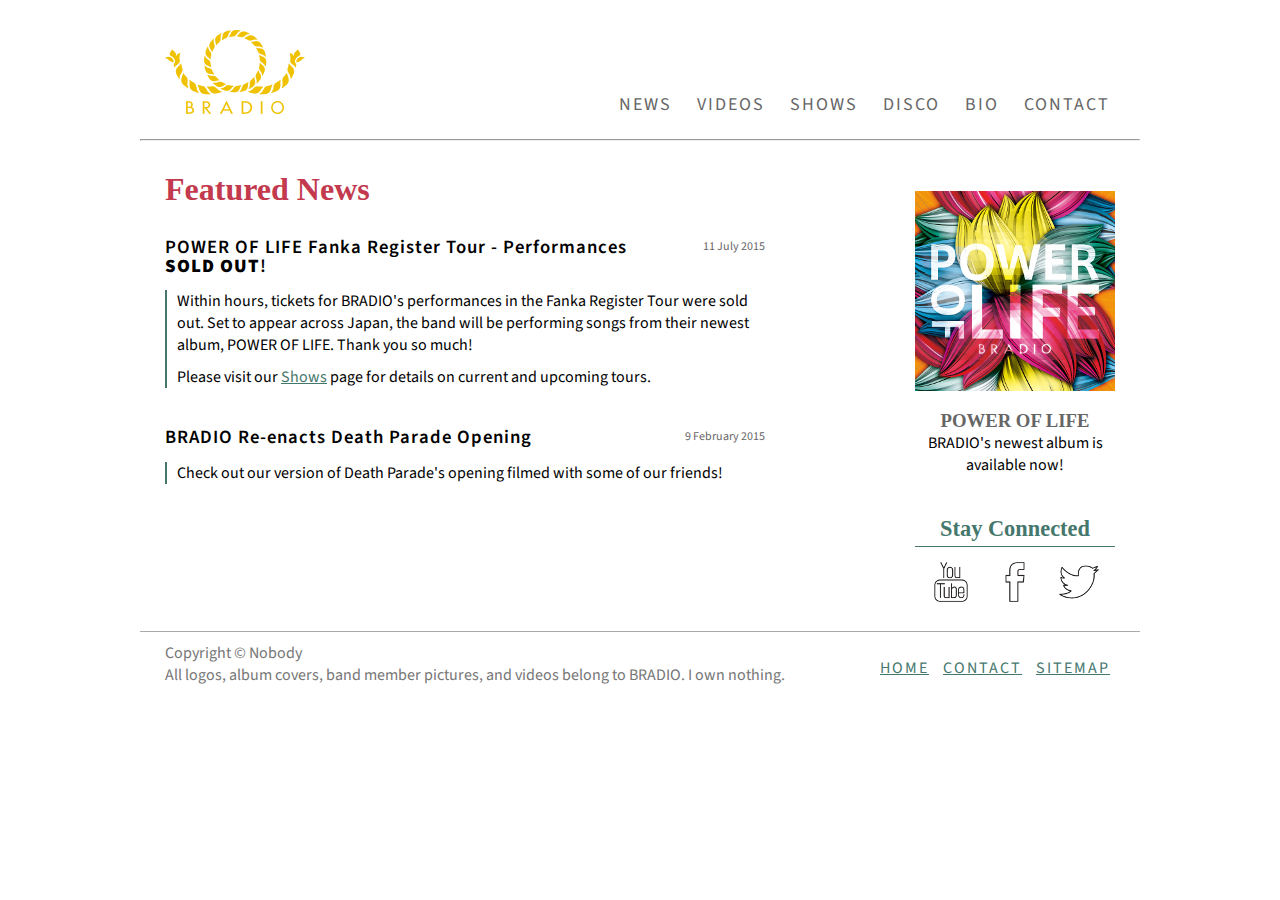
<file: index.html>
<!DOCTYPE html>
<html lang="en">
<head>
    <title>BRADIO - Homepage</title>
    <meta http-equiv="Content-Type" content="text/html; charset=utf-8" />
    <meta name="description" content="Unofficial BRADIO band page made strictly for learning purposes only. This is in no way affiliated with BRADIO." />
    <meta name="keywords" content="bradio, official bradio, j-pop, official bradio website" />
    <link rel="stylesheet" href="main.css" type="text/css" />
    <link rel="icon" href="images/favicon.ico" type="image/x-icon" />
    <link rel="shortcut icon" href="images/favicon.ico" type="image/x-icon" />
    <link href='http://fonts.googleapis.com/css?family=Source+Sans+Pro' rel='stylesheet' type='text/css' />
</head>
<body>
    <div id="wrapper">
        <header>
            <a href="index.html" class="logo"><img src="images/logo.png" alt="BRADIO Logo Homepage" /></a>
            <div class="nav">
                <ul>
                    <li><a href="news.html">News</a></li>
                    <li><a href="videos.html">Videos</a></li>
                    <li><a href="shows.html">Shows</a></li>
                    <li><a href="discography.html">Disco<span class="hidden">graphy</span></a></li>
                    <li><a href="biography.html">Bio</a></li>
                    <li><a href="contact.html">Contact</a></li>
                </ul>
            </div>
        </header>
        <hr>
        <main class="leftcol">
            <h1>Featured News</h1>
            <ul>
                
                <!-- SECTION TEMPLATE
                <li class="section">
                    <div class="section_header">
                        <h3>TITLE</h3>
                        <p>DATE</p>
                    </div>
                    <div class="section_content">
                    </div>
                </li>
                END SECTION TEMPLATE -->
                
                <li class="section">
                    <div class="section_header">
                        <h3>POWER OF LIFE Fanka Register Tour - Performances <strong>SOLD OUT</strong>!</h3>
                        <p>11 July 2015</p>
                    </div>
                    <div class="section_content">
                        <p>Within hours, tickets for BRADIO's performances in the Fanka Register Tour were sold out. Set to appear across Japan, the band will be performing songs from their newest album, POWER OF LIFE. Thank you so much!</p>
                        <p>Please visit our <a href="shows.html">Shows</a> page for details on current and upcoming tours.</p>
                    </div>
                </li>
                
                <li class="section">
                    <div class="section_header">
                        <h3>BRADIO Re-enacts Death Parade Opening</h3>
                        <p>9 February 2015</p>
                    </div>
                    <div class="section_content">
                        <p>Check out our version of Death Parade's opening filmed with some of our friends!</p>
                    </div>
                </li>
            </ul>
        </main>
        
        <aside class="rightcol">
            <section class="album_promo">
                <a href="discography.html#power_of_life_disco"><img src="images/polcover.jpg" height="200" width="200" alt="Power Of Life Album Cover" /></a>
                <h3>POWER OF LIFE</h3>
                <p>BRADIO's newest album is available now!</p>
            </section>
            
            <section class="social">
                <h2>Stay Connected</h2>
                <a href="https://www.youtube.com/user/BRADIOweb?feature=mhee" target="_blank"><img src="images/youtube_icon.png" class="social_icon" title="BRADIO Youtube Channel" alt="Youtube  Logo" /></a>
                <a href="https://www.facebook.com/BRADIO.official
" target="_blank"><img src="images/facebook_icon.png" class="social_icon" id="social_fb" title="BRADIO Facebook Page" alt="Facebook Logo" /></a>
                <a href="https://twitter.com/BRADIO_official/" target="_blank"><img src="images/twitter_icon.png" class="social_icon" title="BRADIO Twitter Page" alt="Twitter Logo" /></a>
            </section>
        </aside>
        
        <footer>
            <ul>
                <li><a href="index.html">Home</a></li>
                <li><a href="contact.html">Contact</a></li>
                <li><a href="sitemap.html" class="active">Sitemap</a></li>
            </ul>
            <p id="copyright">Copyright &copy; Nobody<br /> All logos, album covers, band member pictures, and videos belong to BRADIO. I own nothing.</p>
        </footer>
    </div>
</body>
</html>
</file>
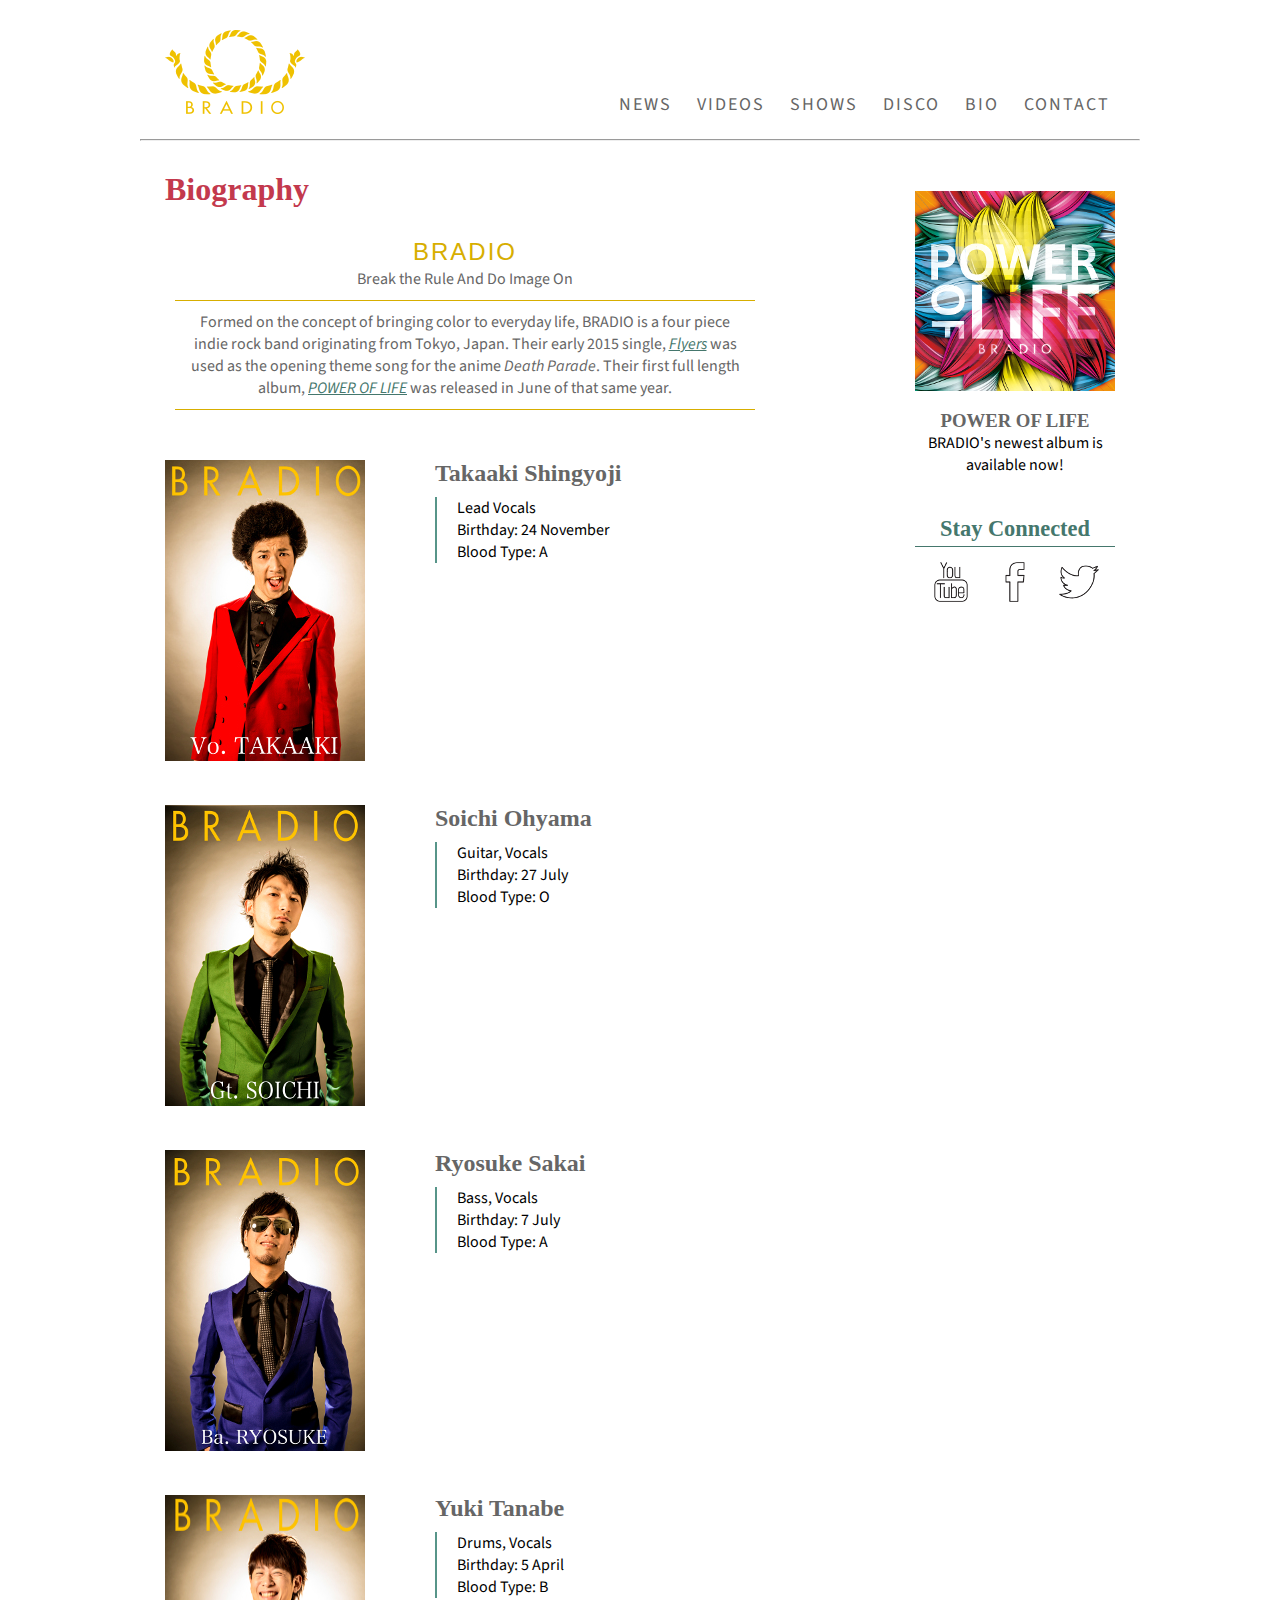
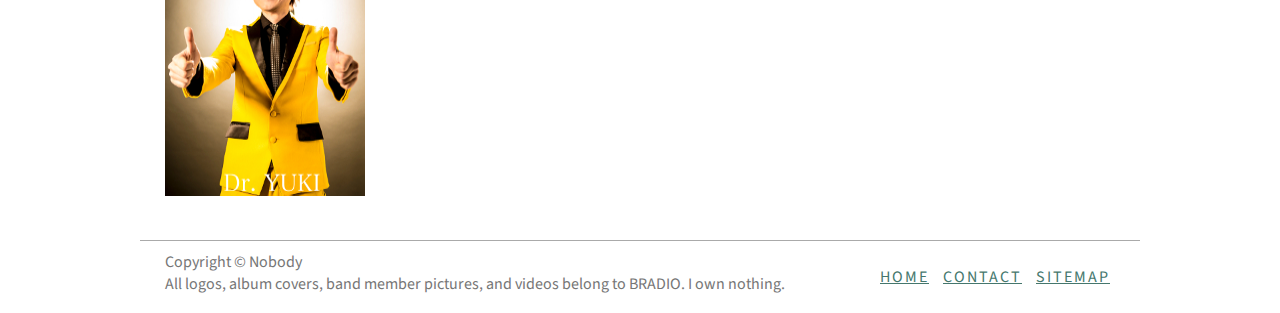
<file: biography.html>
<!DOCTYPE html>
<html lang="en">
<head>
    <title>BRADIO - Biography</title>
    <meta http-equiv="Content-Type" content="text/html; charset=utf-8" />
    <meta name="description" content="Unofficial BRADIO band page made strictly for learning purposes only. This is in no way affiliated with BRADIO." />
    <meta name="keywords" content="bradio, official bradio, j-pop, official bradio website, bradio band members, takaaki shingyoji, soichi ohyama,ryosuke sakai, yuki tanabe" />
    <link rel="stylesheet" href="main.css" type="text/css" />
    <link rel="icon" href="images/favicon.ico" type="image/x-icon" />
    <link rel="shortcut icon" href="images/favicon.ico" type="image/x-icon" />
    <link href='http://fonts.googleapis.com/css?family=Source+Sans+Pro' rel='stylesheet' type='text/css' />   
</head>
<body>
    <div id="wrapper">
        <header>
            <a href="index.html" class="logo"><img src="images/logo.png" alt="BRADIO Logo Homepage" /></a>
            <nav class="nav">
                <ul>
                    <li><a href="news.html">News</a></li>
                    <li><a href="videos.html">Videos</a></li>
                    <li><a href="shows.html">Shows</a></li>
                    <li><a href="discography.html">Disco<span class="hidden">graphy</span></a></li>
                    <li><a href="biography.html">Bio</a></li>
                    <li><a href="contact.html">Contact</a></li>
                </ul>
            </nav>
        </header>
        <hr>
        <main class="leftcol">
            <h1>Biography</h1>
            <section id="bradio_hist">
                <h2>BRADIO<span class="hidden">: </span></h2>
                <p>Break the Rule And Do Image On</p>
                <p id="hist_paragraph">Formed on the concept of bringing color to everyday life, BRADIO is a four piece indie rock band originating from Tokyo, Japan. Their early 2015 single, <a href="discography.html#flyers_disco"><em>Flyers</em></a> was used as the opening theme song for the anime <em>Death Parade</em>. Their first full length album, <a href="discography.html#power_of_life_disco"><em>POWER OF LIFE</em></a> was released in June of that same year.</p>
            </section>
            <section id="bio_members">
                <ul>
                    <!-- SECTION TEMPLATE
                    <li class="alt_section">
                        <div class="alt_sect_header">
                            <img src="images/" class="left_image" alt="BAND MEMBER" width="200px" height="301px" />
                        </div>
                        <div class="alt_sect_content">
                            <h2>NAME</h2>
                            <ul>
                                <li></li>
                                <li>Birthday: </li>
                                <li>Blood Type: </li>
                            </ul>
                        </div>
                    </li>
                    END SECTION TEMPLATE -->

                    <li class="alt_section">
                        <div class="alt_sect_header">
                            <img src="images/takaaki.jpg" class="left_image" alt="Picture of Takaaki with dark brown hair styled as an afro with a bright red suit." width="200" height="301" />
                        </div>
                        <div class="alt_sect_content">
                            <h2>Takaaki Shingyoji</h2>
                            <ul>
                                <li>Lead Vocals</li>
                                <li>Birthday: 24 November</li>
                                <li>Blood Type: A</li>
                            </ul>
                        </div>
                    </li>

                    <li class="alt_section">
                        <div class="alt_sect_header">
                            <img src="images/soichi.jpg" class="left_image" alt="Picture of Soichi with dark brown hair that sticks up, sporting a goatee, and wearing a bright green suit." width="200" height="301" />
                        </div>
                        <div class="alt_sect_content">
                            <h2>Soichi Ohyama</h2>
                            <ul>
                                <li>Guitar, Vocals</li>
                                <li>Birthday: 27 July</li>
                                <li>Blood Type: O</li>
                            </ul>
                        </div>
                    </li>

                    <li class="alt_section">
                        <div class="alt_sect_header">
                            <img src="images/ryosuke.jpg" class="left_image" alt="Picture of Ryosuke with parted dark brown hair, sunglasses, and a wearing purple suit." width="200" height="301" />
                        </div>
                        <div class="alt_sect_content">
                            <h2>Ryosuke Sakai</h2>
                            <ul>
                                <li>Bass, Vocals</li>
                                <li>Birthday: 7 July</li>
                                <li>Blood Type: A</li>
                            </ul>
                        </div>
                    </li>

                    <li class="alt_section">
                        <div class="alt_sect_header">
                            <img src="images/yuki.jpg" class="left_image" alt="Picture of Yuki with swept dark brown hair, posed with two thumbs up, and wearing a bright yellow suit." width="200" height="301" />
                        </div>
                        <div class="alt_sect_content">
                            <h2>Yuki Tanabe</h2>
                            <ul>
                                <li>Drums, Vocals</li>
                                <li>Birthday: 5 April</li>
                                <li>Blood Type: B</li>
                            </ul>
                        </div>
                    </li>
                </ul>
            </section>
        </main>
        
        <aside class="rightcol">
            <section class="album_promo">
                <a href="discography.html#power_of_life_disco"><img src="images/polcover.jpg" height="200" width="200" alt="Power Of Life Album Cover" /></a>
                <h3>POWER OF LIFE</h3>
                <p>BRADIO's newest album is available now!</p>
            </section>
            
            <section class="social">
                <h2>Stay Connected</h2>
                <a href="https://www.youtube.com/user/BRADIOweb?feature=mhee" target="_blank"><img src="images/youtube_icon.png" class="social_icon" title="BRADIO Youtube Channel" alt="Youtube  Logo" /></a>
                <a href="https://www.facebook.com/BRADIO.official
" target="_blank"><img src="images/facebook_icon.png" class="social_icon" id="social_fb" title="BRADIO Facebook Page" alt="Facebook Logo" /></a>
                <a href="https://twitter.com/BRADIO_official/" target="_blank"><img src="images/twitter_icon.png" class="social_icon" title="BRADIO Twitter Page" alt="Twitter Logo" /></a>
            </section>
        </aside>
        
        <footer>
            <ul>
                <li><a href="index.html">Home</a></li>
                <li><a href="contact.html">Contact</a></li>
                <li><a href="sitemap.html" class="active">Sitemap</a></li>
            </ul>
            <p id="copyright">Copyright &copy; Nobody<br /> All logos, album covers, band member pictures, and videos belong to BRADIO. I own nothing.</p>
        </footer>
    </div>
</body>
</html>
</file>
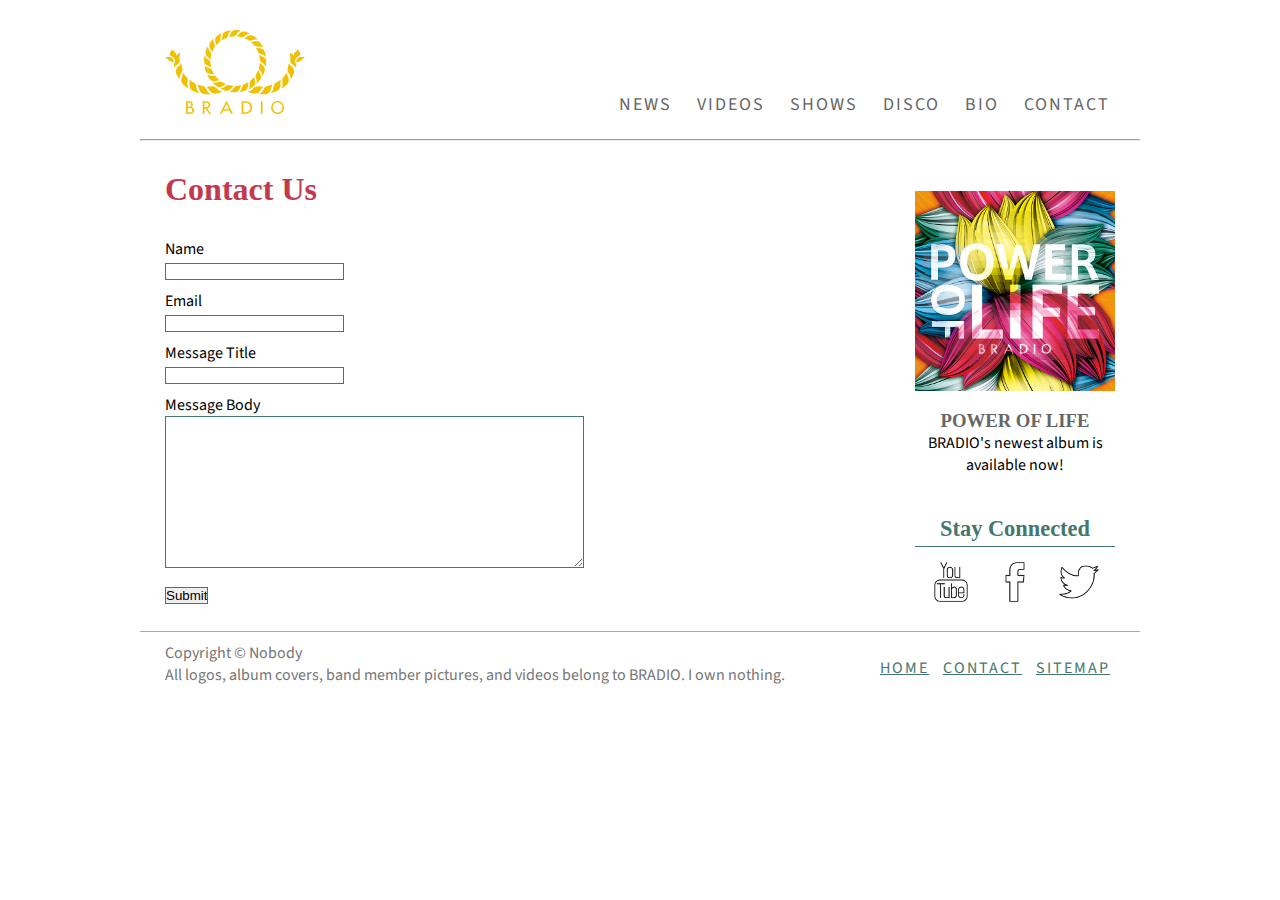
<file: contact.html>
<!DOCTYPE html>
<html lang="en">
<head>
    <title>BRADIO - Contact Us</title>
    <meta http-equiv="Content-Type" content="text/html; charset=utf-8" />
    <meta name="description" content="Unofficial BRADIO band page made strictly for learning purposes only. This is in no way affiliated with BRADIO." />
    <meta name="keywords" content="bradio, official bradio, j-pop, official bradio website, bradio contact us, get in touch with bradio" />
    <link rel="stylesheet" href="main.css" type="text/css" />
    <link rel="icon" href="images/favicon.ico" type="image/x-icon" />
    <link rel="shortcut icon" href="images/favicon.ico" type="image/x-icon" />
    <link href='http://fonts.googleapis.com/css?family=Source+Sans+Pro' rel='stylesheet' type='text/css' />
</head>
<body>
    <div id="wrapper">
        <header>
            <a href="index.html" class="logo"><img src="images/logo.png" alt="BRADIO Logo Homepage" /></a>
            <div class="nav">
                <ul>
                    <li><a href="news.html">News</a></li>
                    <li><a href="videos.html">Videos</a></li>
                    <li><a href="shows.html">Shows</a></li>
                    <li><a href="discography.html">Disco<span class="hidden">graphy</span></a></li>
                    <li><a href="biography.html">Bio</a></li>
                    <li><a href="contact.html">Contact</a></li>
                </ul>
            </div>
        </header>
        <hr>
        <main class="leftcol">
            <h1>Contact Us</h1>
            <form action="none">
                <label for="name">Name</label><br />
                <input type="text" id="name" /><br />
                
                <label for="email">Email</label><br />
                <input type="text" id="email" /><br />
                
                <label for="mess_title">Message Title</label><br />
                <input type="text" id="mess_title" /><br />
                
                <label for="mess_body">Message Body</label><br />
                <textarea rows="10" cols="50" id="mess_body"></textarea><br />
                
                <input type="submit" />
            </form>
        </main>
        
        <aside class="rightcol">
            <section class="album_promo">
                <a href="discography.html#power_of_life_disco"><img src="images/polcover.jpg" height="200" width="200" alt="Power Of Life Album Cover" /></a>
                <h3>POWER OF LIFE</h3>
                <p>BRADIO's newest album is available now!</p>
            </section>
            
            <section class="social">
                <h2>Stay Connected</h2>
                <a href="https://www.youtube.com/user/BRADIOweb?feature=mhee" target="_blank"><img src="images/youtube_icon.png" class="social_icon" title="BRADIO Youtube Channel" alt="Youtube  Logo" /></a>
                <a href="https://www.facebook.com/BRADIO.official
" target="_blank"><img src="images/facebook_icon.png" class="social_icon" id="social_fb" title="BRADIO Facebook Page" alt="Facebook Logo" /></a>
                <a href="https://twitter.com/BRADIO_official/" target="_blank"><img src="images/twitter_icon.png" class="social_icon" title="BRADIO Twitter Page" alt="Twitter Logo" /></a>
            </section>
        </aside>
        
        <footer>
            <ul>
                <li><a href="index.html">Home</a></li>
                <li><a href="contact.html">Contact</a></li>
                <li><a href="sitemap.html" class="active">Sitemap</a></li>
            </ul>
            <p id="copyright">Copyright &copy; Nobody<br /> All logos, album covers, band member pictures, and videos belong to BRADIO. I own nothing.</p>
        </footer>
    </div>
</body>
</html>
</file>
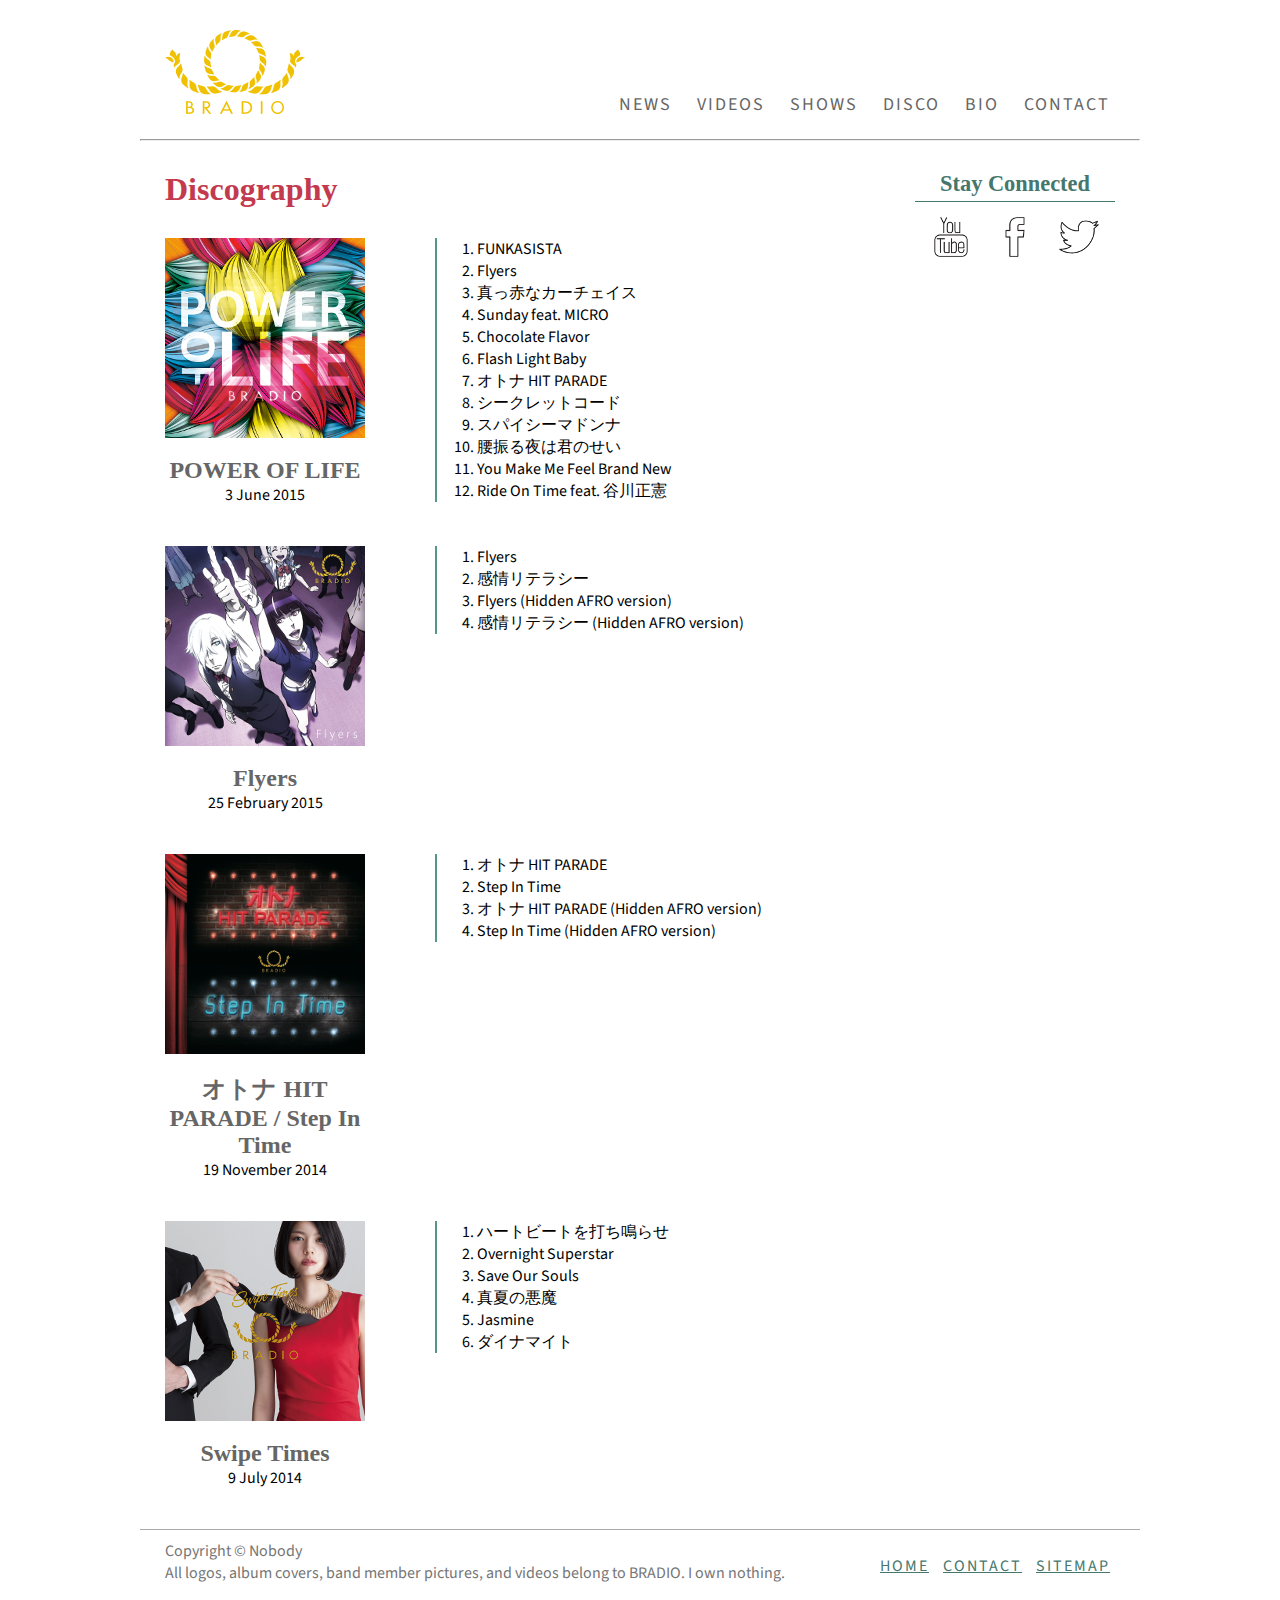
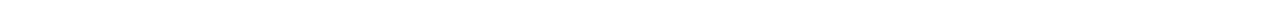
<file: discography.html>
<!DOCTYPE html>
<html lang="en">
<head>
    <title>BRADIO - Discography</title>
    <meta http-equiv="Content-Type" content="text/html; charset=utf-8" />
    <meta name="description" content="Unofficial BRADIO band page made strictly for learning purposes only. This is in no way affiliated with BRADIO." />
    <meta name="keywords" content="bradio, official bradio, j-pop, official bradio website, power of life, flyers, hit parade, swipe times" />
    <link rel="stylesheet" href="main.css" type="text/css" />
    <link rel="icon" href="images/favicon.ico" type="image/x-icon" />
    <link rel="shortcut icon" href="images/favicon.ico" type="image/x-icon" />
    <link href='http://fonts.googleapis.com/css?family=Source+Sans+Pro' rel='stylesheet' type='text/css' />
</head>
<body>
    <div id="wrapper">
        <header>
            <a href="index.html" class="logo"><img src="images/logo.png" alt="BRADIO Logo Homepage" /></a>
            <div class="nav">
                <ul>
                    <li><a href="news.html">News</a></li>
                    <li><a href="videos.html">Videos</a></li>
                    <li><a href="shows.html">Shows</a></li>
                    <li><a href="discography.html">Disco<span class="hidden">graphy</span></a></li>
                    <li><a href="biography.html">Bio</a></li>
                    <li><a href="contact.html">Contact</a></li>
                </ul>
            </div>
        </header>
        <hr>
        <main class="leftcol">
            <h1>Discography</h1>
            <ul>
                
                <!-- SECTION TEMPLATE
                <li class="alt_section">
                    <div class="alt_sect_header">
                        <img src="images/" class="left_image" alt="Album Cover" width="200" height="200" />
                        <h3>ALBUM TITLE</h3>
                        <p>RELEASE DATE</p>
                    </div>
                    <div class="alt_sect_content">
                        <ol>
                            <li></li>
                            <li></li>
                            <li></li>
                            <li></li>
                        </ol>
                    </div>
                </li>
                END SECTION TEMPLATE -->
                
                <li class="alt_section" id="power_of_life_disco">
                    <div class="alt_sect_header">
                        <img src="images/polcover.jpg" class="left_image" alt="Power of Life Album Cover" width="200" height="200" />
                        <h2>POWER OF LIFE</h2>
                        <p>3 June 2015</p>
                    </div>
                    <div class="alt_sect_content">
                        <ol>
                            <li>FUNKASISTA</li>
                            <li>Flyers</li>
                            <li lang="ja">真っ赤なカーチェイス</li>
                            <li>Sunday feat. MICRO</li>
                            <li>Chocolate Flavor</li>
                            <li>Flash Light Baby</li>
                            <li lang="ja">オトナ <span lang="en">HIT PARADE</span></li>
                            <li lang="ja">シークレットコード</li>
                            <li lang="ja">スパイシーマドンナ</li>
                            <li lang="ja">腰振る夜は君のせい</li>
                            <li>You Make Me Feel Brand New</li>
                            <li>Ride On Time feat. <span lang="ja">谷川正憲</span></li>
                        </ol>
                    </div>
                </li>
                
                <li class="alt_section" id="flyers_disco">
                    <div class="alt_sect_header">
                        <img src="images/flyers_cover.png" class="left_image" alt="Flyers Album Cover" width="200" height="200" />
                        <h2>Flyers</h2>
                        <p>25 February 2015</p>
                    </div>
                    <div class="alt_sect_content">
                        <ol>
                            <li>Flyers</li>
                            <li lang="ja">感情リテラシー</li>
                            <li>Flyers (Hidden AFRO version)</li>
                            <li lang="ja">感情リテラシー <span lang="en">(Hidden AFRO version)</span></li>
                        </ol>
                    </div>
                </li>
                
                <li class="alt_section">
                    <div class="alt_sect_header">
                        <img src="images/hit_parade_cover.png" class="left_image" alt="Hit Parade Album Cover" width="200" height="200" />
                        <h2><span lang="ja">オトナ</span> HIT PARADE / Step In Time</h2>
                        <p>19 November 2014</p>
                    </div>
                    <div class="alt_sect_content">
                        <ol>
                            <li lang="ja">オトナ <span lang="en">HIT PARADE</span></li>
                            <li>Step In Time</li>
                            <li lang="ja">オトナ <span lang="en">HIT PARADE (Hidden AFRO version)</span></li>
                            <li>Step In Time (Hidden AFRO version)</li>
                        </ol>
                    </div>
                </li>
                
                <li class="alt_section">
                    <div class="alt_sect_header">
                        <img src="images/swipe_times_cover.jpg" class="left_image" alt="Swipe Times Album Cover" width="200" height="200" />
                        <h2>Swipe Times</h2>
                        <p>9 July 2014</p>
                    </div>
                    <div class="alt_sect_content">
                        <ol>
                            <li lang="ja">ハートビートを打ち鳴らせ</li>
                            <li>Overnight Superstar</li>
                            <li>Save Our Souls</li>
                            <li lang="ja">真夏の悪魔</li>
                            <li>Jasmine</li>
                            <li lang="ja">ダイナマイト</li>
                        </ol>
                    </div>
                </li>
            </ul>
        </main>
        
        <aside class="disco_rightcol">
            <div class="social">
                <h2>Stay Connected</h2>
                <a href="https://www.youtube.com/user/BRADIOweb?feature=mhee" target="_blank"><img src="images/youtube_icon.png" class="social_icon" title="BRADIO YouTube Channel" alt="BRADIO YouTube Channel" /></a>
                <a href="https://www.facebook.com/BRADIO.official
" target="_blank"><img src="images/facebook_icon.png" class="social_icon" id="social_fb" title="BRADIO Facebook Page" alt="BRADIO Facebook Page" /></a>
                <a href="https://twitter.com/BRADIO_official/" target="_blank"><img src="images/twitter_icon.png" class="social_icon" title="BRADIO Twitter Page" alt="BRADIO Twitter Page" /></a>
            </div>
        </aside>
        
        <footer>
            <ul>
                <li><a href="index.html">Home</a></li>
                <li><a href="contact.html">Contact</a></li>
                <li><a href="sitemap.html" class="active">Sitemap</a></li>
            </ul>
            <p id="copyright">Copyright &copy; Nobody<br /> All logos, album covers, band member pictures, and videos belong to BRADIO. I own nothing.</p>
        </footer>
    </div>
</body>
</html>
</file>
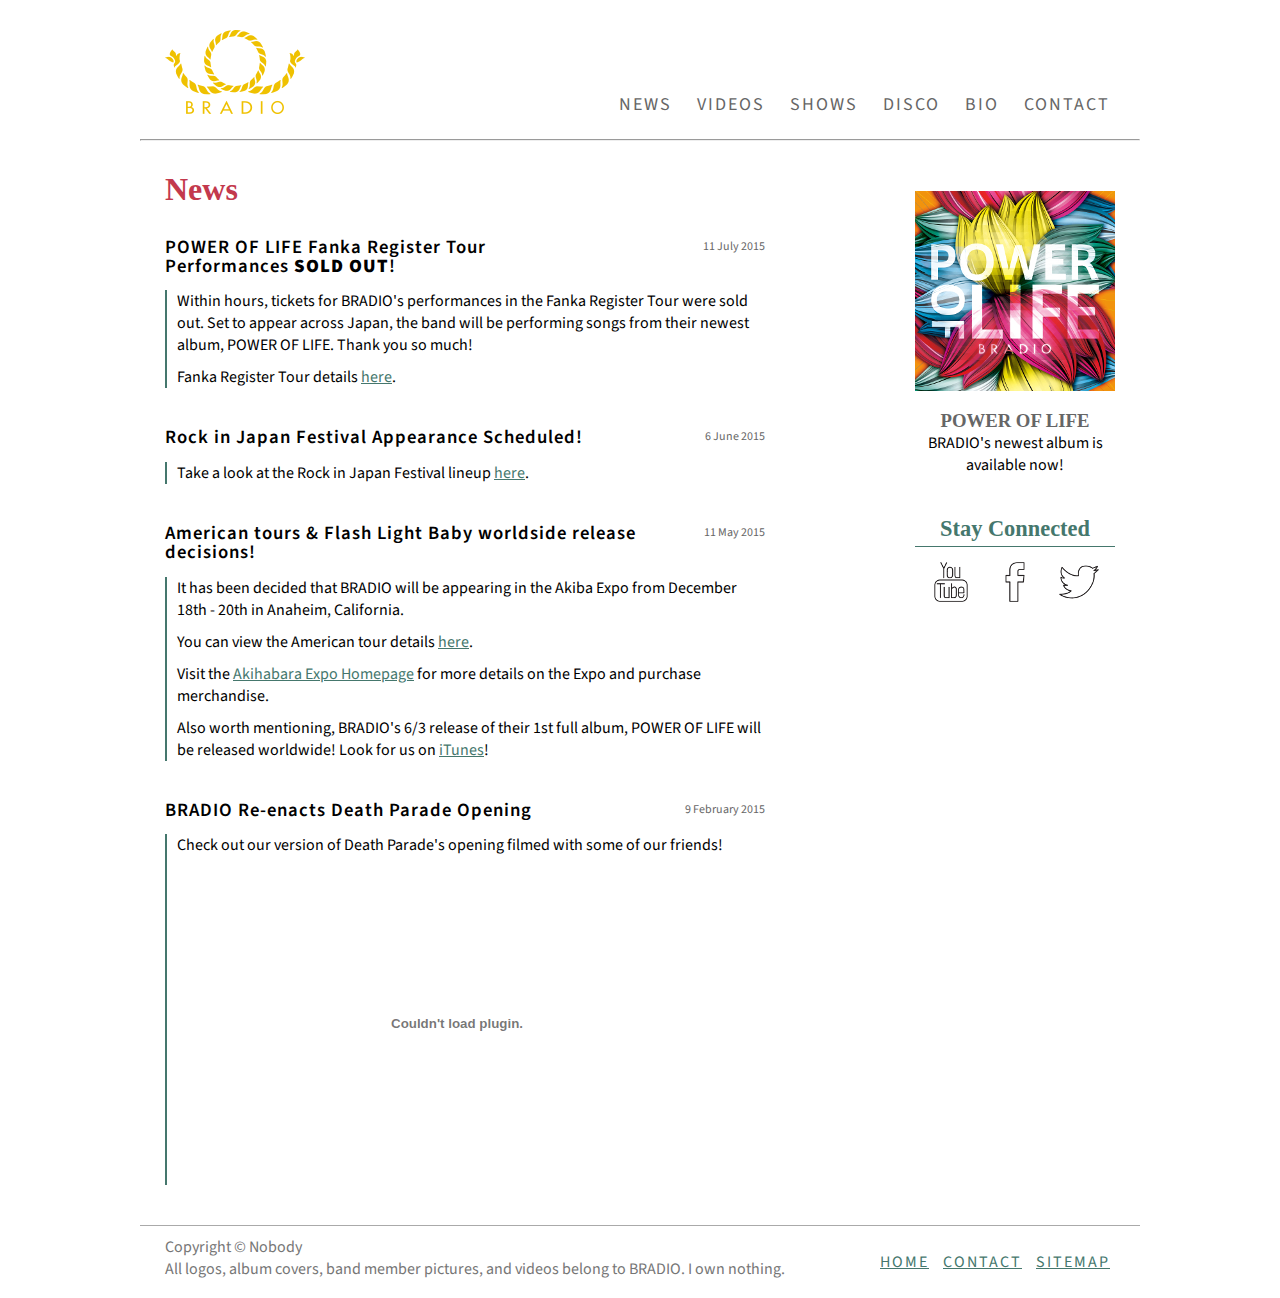
<file: news.html>
<!DOCTYPE html>
<html lang="en">
<head>
    <title>BRADIO - News</title>
    <meta http-equiv="Content-Type" content="text/html; charset=utf-8" />
    <meta name="description" content="Unofficial BRADIO band page made strictly for learning purposes only. This is in no way affiliated with BRADIO." />
    <meta name="keywords" content="bradio, official bradio, j-pop, official bradio website, bradio tour dates, bradio news" />
    <link rel="stylesheet" href="main.css" type="text/css" />
    <link rel="icon" href="images/favicon.ico" type="image/x-icon" />
    <link rel="shortcut icon" href="images/favicon.ico" type="image/x-icon" />
    <link href='http://fonts.googleapis.com/css?family=Source+Sans+Pro' rel='stylesheet' type='text/css' />
</head>
<body>
    <div id="wrapper">
        <header>
            <a href="index.html" class="logo"><img src="images/logo.png" alt="BRADIO Logo Homepage" /></a>
            <nav class="nav">
                <ul>
                    <li><a href="news.html">News</a></li>
                    <li><a href="videos.html">Videos</a></li>
                    <li><a href="shows.html">Shows</a></li>
                    <li><a href="discography.html">Disco<span class="hidden">graphy</span></a></li>
                    <li><a href="biography.html">Bio</a></li>
                    <li><a href="contact.html">Contact</a></li>
                </ul>
            </nav>
        </header>
        <hr>
        <main class="leftcol">
            <h1>News</h1>
            <ul>
                
                <!-- SECTION TEMPLATE
                <li class="section">
                    <div class="section_header">
                        <h3>TITLE</h3>
                        <p>DATE</p>
                    </div>
                    <div class="section_content">
                    </div>
                </li>
                END SECTION TEMPLATE -->
                
                <li class="section">
                    <div class="section_header">
                        <h3>POWER OF LIFE Fanka Register Tour <br />Performances <strong>SOLD OUT</strong>!</h3>
                        <p>11 July 2015</p>
                    </div>
                    <div class="section_content">
                        <p>Within hours, tickets for BRADIO's performances in the Fanka Register Tour were sold out. Set to appear across Japan, the band will be performing songs from their newest album, POWER OF LIFE. Thank you so much!</p>
                        <p>Fanka Register Tour details <a href="shows.html#power_of_life_fanka">here</a>.</p>
                    </div>
                </li>
                
                <li class="section">
                    <div class="section_header">
                        <h3>Rock in Japan Festival Appearance Scheduled!</h3>
                        <p>6 June 2015</p>
                    </div>
                    <div class="section_content">
                        <p>Take a look at the Rock in Japan Festival lineup <a href="shows.html#rock_in_japan">here</a>.</p>
                    </div>
                </li>
                
                <li class="section">
                    <div class="section_header">
                        <h3>American tours &amp; Flash Light Baby worldside release decisions!</h3>
                        <p>11 May 2015</p>
                    </div>
                    <div class="section_content">
                        <p>It has been decided that BRADIO will be appearing in the Akiba Expo from December 18th - 20th in Anaheim, California.</p> 
                        <p>You can view the American tour details <a href="shows.html#akihabara_expo">here</a>.</p> 
                        <p>Visit the <a href="http://akibaexpo.com/" target="_blank">Akihabara Expo Homepage</a> for more details on the Expo and purchase merchandise.</p>
                        <p>Also worth mentioning, BRADIO's 6/3 release of their 1st full album, POWER OF LIFE will be released worldwide! Look for us on <a href="https://itunes.apple.com/jp/album/id988282562" target="_blank">iTunes</a>!</p>
                    </div>
                </li>
                
                <li class="section">
                    <div class="section_header">
                        <h3>BRADIO Re-enacts Death Parade Opening</h3>
                        <p>9 February 2015</p>
                    </div>
                    <div class="section_content">
                        <p>Check out our version of Death Parade's opening filmed with some of our friends!</p>
                        <object type="application/x-shockwave-flash" style="width:560px; height:315px;" data="http://www.youtube.com/v/CsbZveT7XWs?color2=FBE9EC&amp;rel=0&amp;showsearch=0&amp;version=3&amp;fs=1">
                            <param name="movie" value="http://www.youtube.com/v/CsbZveT7XWs?color2=FBE9EC&amp;rel=0&amp;showsearch=0&amp;version=3&amp;fs=1" />
                            <param name="allowFullScreen" value="true" />
                            <param name="allowscriptaccess" value="always" />
                        </object>
                    </div>
                </li>
            </ul>
        </main>
        
        <aside class="rightcol">
            <section class="album_promo">
                <a href="discography.html#power_of_life_disco"><img src="images/polcover.jpg" height="200" width="200" alt="Power Of Life Album Cover" /></a>
                <h3>POWER OF LIFE</h3>
                <p>BRADIO's newest album is available now!</p>
            </section>
            
            <section class="social">
                <h2>Stay Connected</h2>
                <a href="https://www.youtube.com/user/BRADIOweb?feature=mhee" target="_blank"><img src="images/youtube_icon.png" class="social_icon" title="BRADIO Youtube Channel" alt="Youtube  Logo" /></a>
                <a href="https://www.facebook.com/BRADIO.official
" target="_blank"><img src="images/facebook_icon.png" class="social_icon" id="social_fb" title="BRADIO Facebook Page" alt="Facebook Logo" /></a>
                <a href="https://twitter.com/BRADIO_official/" target="_blank"><img src="images/twitter_icon.png" class="social_icon" title="BRADIO Twitter Page" alt="Twitter Logo" /></a>
            </section>
        </aside>
        
        <footer>
            <ul>
                <li><a href="index.html">Home</a></li>
                <li><a href="contact.html">Contact</a></li>
                <li><a href="sitemap.html" class="active">Sitemap</a></li>
            </ul>
            <p id="copyright">Copyright &copy; Nobody<br /> All logos, album covers, band member pictures, and videos belong to BRADIO. I own nothing.</p>
        </footer>
    </div>
</body>
</html>
</file>
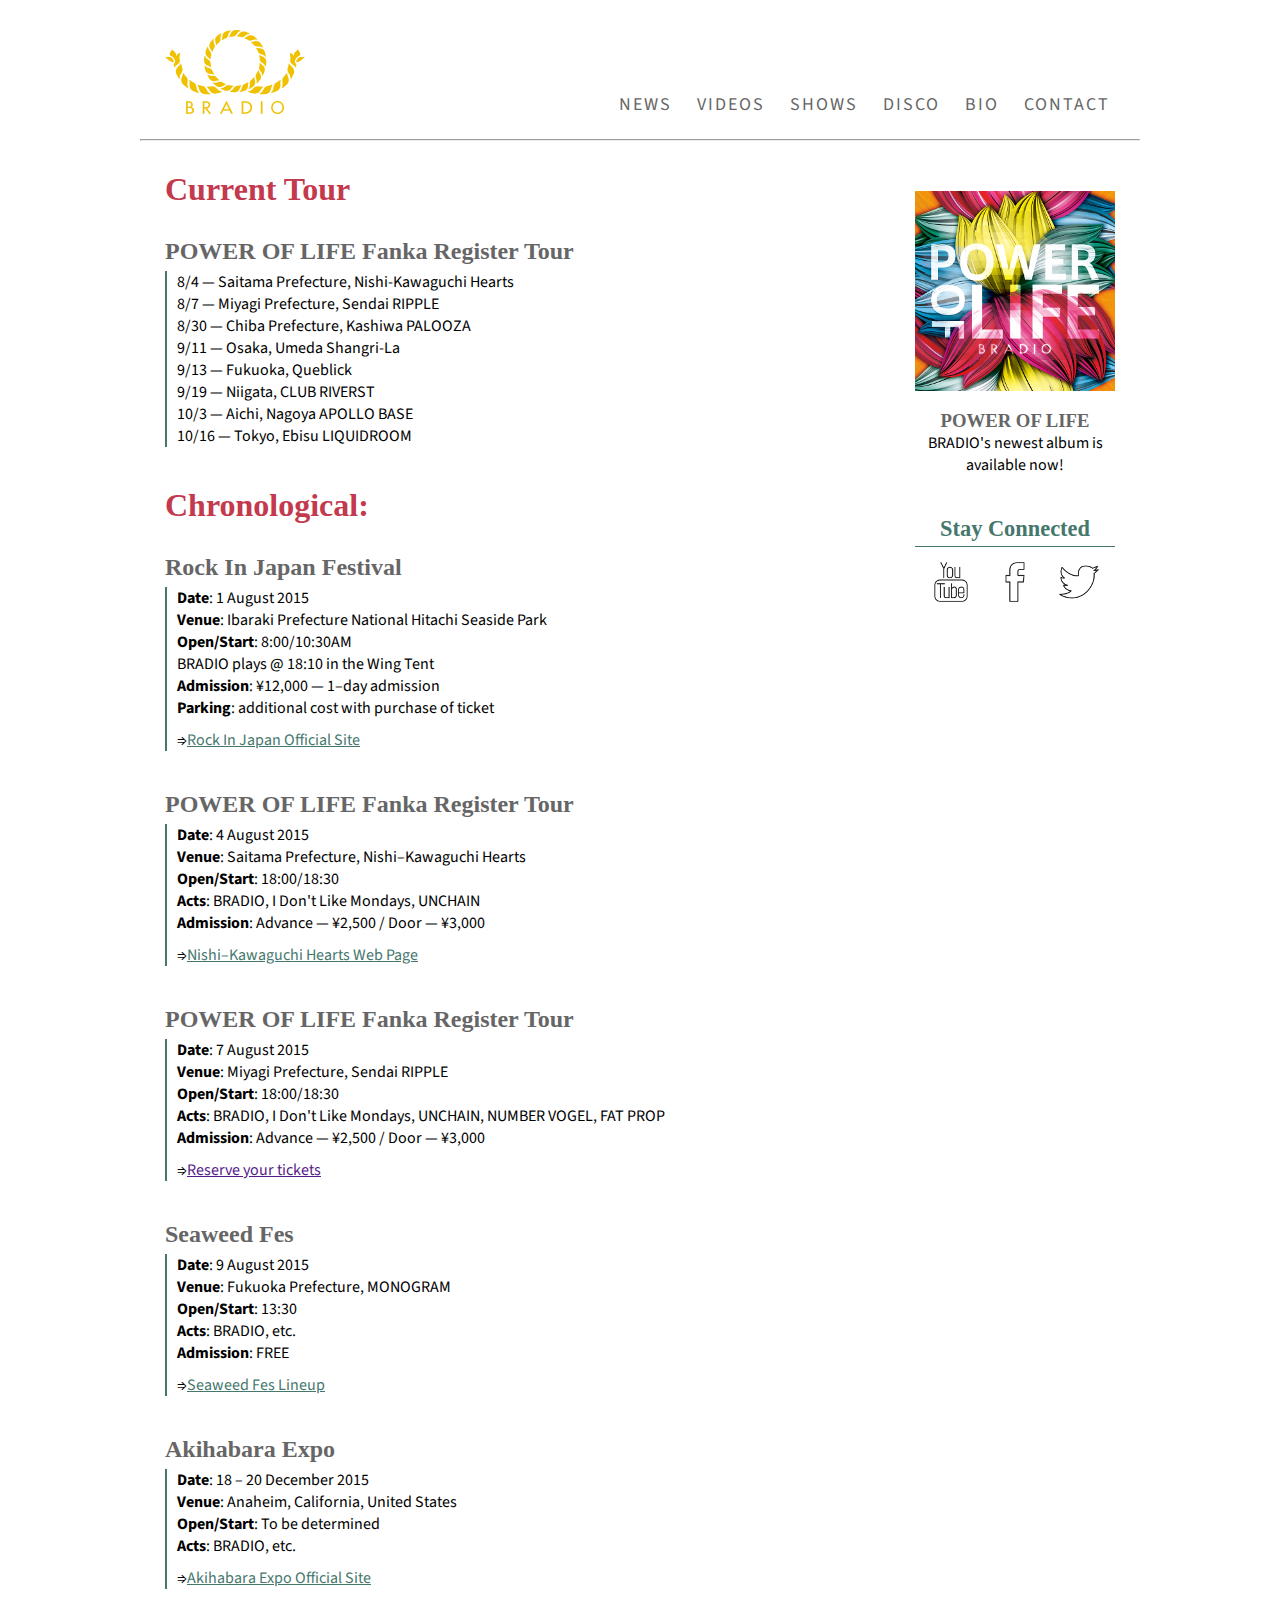
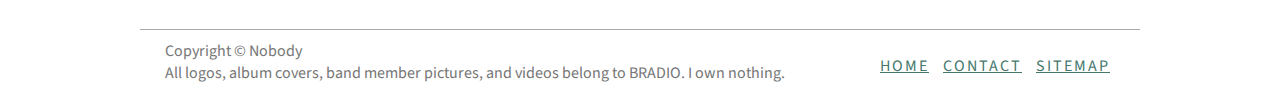
<file: shows.html>
<!DOCTYPE html>
<html lang="en">
<head>
    <title>BRADIO - Shows</title>
    <meta http-equiv="Content-Type" content="text/html; charset=utf-8" />
    <meta name="description" content="Unofficial BRADIO band page made strictly for learning purposes only. This is in no way affiliated with BRADIO." />
    <meta name="keywords" content="bradio, official bradio, j-pop, official bradio website, bradio tours, bradio rock in japan, bradio fanka register tour, bradio seaweed fes, bradio akihabara expo" />
    <link rel="stylesheet" href="main.css" type="text/css" />
    <link rel="icon" href="images/favicon.ico" type="image/x-icon" />
    <link rel="shortcut icon" href="images/favicon.ico" type="image/x-icon" />
    <link href='http://fonts.googleapis.com/css?family=Source+Sans+Pro' rel='stylesheet' type='text/css' /> 
</head>
<body>
    <div id="wrapper">
        <header>
            <a href="index.html" class="logo"><img src="images/logo.png" alt="BRADIO Logo Homepage" /></a>
            <div class="nav">
                <ul>
                    <li><a href="news.html">News</a></li>
                    <li><a href="videos.html">Videos</a></li>
                    <li><a href="shows.html">Shows</a></li>
                    <li><a href="discography.html">Disco<span class="hidden">graphy</span></a></li>
                    <li><a href="biography.html">Bio</a></li>
                    <li><a href="contact.html">Contact</a></li>
                </ul>
            </div>
        </header>
        <hr>
        <main class="leftcol">
            <h1>Current Tour</h1>
            <ul>
                
                <!-- SECTION TEMPLATE
                <li class="section">
                    <div class="section_header">
                        <h3>TITLE</h3>
                    </div>
                    <div class="section_content">
                        <p>
                            <strong>Date</strong>: <br />
                            <strong>Venue</strong>: <br />
                            <strong>Open/Start</strong>: <br />
                            <strong>Acts</strong>: <br />
                            <strong>Admission</strong>: <br />
                            <strong>Parking</strong>: <br />
                        </p>
                        <p>&rArr;<a href="" target="_blank">Official Site</a></p>
                        <p>&rArr;<a href="" target="_blank">Reserve your tickets</a></p>
                    </div>
                </li>
                END SECTION TEMPLATE -->
                
                <li class="section" id="power_of_life_fanka">
                    <div class="section_header">
                        <h2>POWER OF LIFE Fanka Register Tour</h2>
                    </div>
                    <div class="section_content">
                        <p>
                            8/4 &mdash; Saitama Prefecture, Nishi-Kawaguchi Hearts<br />
                            8/7 &mdash; Miyagi Prefecture, Sendai RIPPLE<br />
                            8/30 &mdash; Chiba Prefecture, Kashiwa PALOOZA<br />
                            9/11 &mdash; Osaka, Umeda Shangri-La<br />
                            9/13 &mdash; Fukuoka, Queblick<br />
                            9/19 &mdash; Niigata, CLUB RIVERST<br />
                            10/3 &mdash; Aichi, Nagoya APOLLO BASE<br />
                            10/16 &mdash; Tokyo, Ebisu LIQUIDROOM
                        </p>
                    </div>
                </li>
            </ul>
            <h1>Chronological:</h1>
            <ul>
                <li class="section" id="rock_in_japan">
                    <div class="section_header">
                        <h2>Rock In Japan Festival</h2>
                    </div>
                    <div class="section_content">
                        <p>
                            <strong>Date</strong>: 1 August 2015<br />
                            <strong>Venue</strong>: Ibaraki Prefecture National Hitachi Seaside Park<br />
                            <strong>Open/Start</strong>: 8:00/10:30AM<br />
                            BRADIO plays @ 18:10 in the Wing Tent<br />
                            <strong>Admission</strong>: &yen;12,000 &mdash; 1&ndash;day admission<br />
                            <strong>Parking</strong>: additional cost with purchase of ticket
                        </p>
                        <p>&rArr;<a href="http://rijfes.jp/" target="_blank">Rock In Japan Official Site</a></p>
                    </div>
                </li>
                
                <li class="section">
                    <div class="section_header">
                        <h2>POWER OF LIFE Fanka Register Tour</h2>
                    </div>
                    <div class="section_content">
                        <p>
                            <strong>Date</strong>: 4 August 2015<br />
                            <strong>Venue</strong>: Saitama Prefecture, Nishi&ndash;Kawaguchi Hearts<br />
                            <strong>Open/Start</strong>: 18:00/18:30<br />
                            <strong>Acts</strong>: BRADIO, I Don't Like Mondays, UNCHAIN<br />
                            <strong>Admission</strong>: Advance &mdash; &yen;2,500 / Door &mdash; &yen;3,000<br />
                        </p>
                        <p>&rArr;<a href="http://hearts-web.net/hearts/" target="_blank">Nishi&ndash;Kawaguchi Hearts Web Page</a></p>
                    </div>
                </li>
                
                <li class="section">
                    <div class="section_header">
                        <h2>POWER OF LIFE Fanka Register Tour</h2>
                    </div>
                    <div class="section_content">
                        <p>
                            <strong>Date</strong>: 7 August 2015<br />
                            <strong>Venue</strong>: Miyagi Prefecture, Sendai RIPPLE<br />
                            <strong>Open/Start</strong>: 18:00/18:30<br />
                            <strong>Acts</strong>: BRADIO, I Don't Like Mondays, UNCHAIN, NUMBER VOGEL, FAT PROP<br />
                            <strong>Admission</strong>: Advance &mdash; &yen;2,500 / Door &mdash; &yen;3,000<br />
                        </p>
                        <p>&rArr;<a href="" target="_blank">Reserve your tickets</a></p>
                    </div>
                </li>
                
                <li class="section">
                    <div class="section_header">
                        <h2>Seaweed Fes</h2>
                    </div>
                    <div class="section_content">
                        <p>
                            <strong>Date</strong>: 9 August 2015<br />
                            <strong>Venue</strong>: Fukuoka Prefecture, MONOGRAM<br />
                            <strong>Open/Start</strong>: 13:30<br />
                            <strong>Acts</strong>: BRADIO, etc.<br />
                            <strong>Admission</strong>: FREE<br />
                        </p>
                        <p>&rArr;<a href="http://asianbeat.com/ja/award/gogo_sunset2015/result.html" target="_blank">Seaweed Fes Lineup</a></p>
                    </div>
                </li>
                
                <li class="section" id="akihabara_expo">
                    <div class="section_header">
                        <h2>Akihabara Expo</h2>
                    </div>
                    <div class="section_content">
                        <p>
                            <strong>Date</strong>: 18 &ndash; 20 December 2015<br />
                            <strong>Venue</strong>: Anaheim, California, United States<br />
                            <strong>Open/Start</strong>: To be determined<br />
                            <strong>Acts</strong>: BRADIO, etc.<br />
                        </p>
                        <p>&rArr;<a href="http://akibaexpo.com/" target="_blank">Akihabara Expo Official Site</a></p>
                    </div>
                </li>
            </ul>
        </main>
        
        <aside class="rightcol">
            <section class="album_promo">
                <a href="discography.html#power_of_life_disco"><img src="images/polcover.jpg" height="200" width="200" alt="Power Of Life Album Cover" /></a>
                <h3>POWER OF LIFE</h3>
                <p>BRADIO's newest album is available now!</p>
            </section>
            
            <section class="social">
                <h2>Stay Connected</h2>
                <a href="https://www.youtube.com/user/BRADIOweb?feature=mhee" target="_blank"><img src="images/youtube_icon.png" class="social_icon" title="BRADIO Youtube Channel" alt="Youtube  Logo" /></a>
                <a href="https://www.facebook.com/BRADIO.official
" target="_blank"><img src="images/facebook_icon.png" class="social_icon" id="social_fb" title="BRADIO Facebook Page" alt="Facebook Logo" /></a>
                <a href="https://twitter.com/BRADIO_official/" target="_blank"><img src="images/twitter_icon.png" class="social_icon" title="BRADIO Twitter Page" alt="Twitter Logo" /></a>
            </section>
        </aside>
        
        <footer>
            <ul>
                <li><a href="index.html">Home</a></li>
                <li><a href="contact.html">Contact</a></li>
                <li><a href="sitemap.html" class="active">Sitemap</a></li>
            </ul>
            <p id="copyright">Copyright &copy; Nobody<br /> All logos, album covers, band member pictures, and videos belong to BRADIO. I own nothing.</p>
        </footer>
    </div>
</body>
</html>
</file>
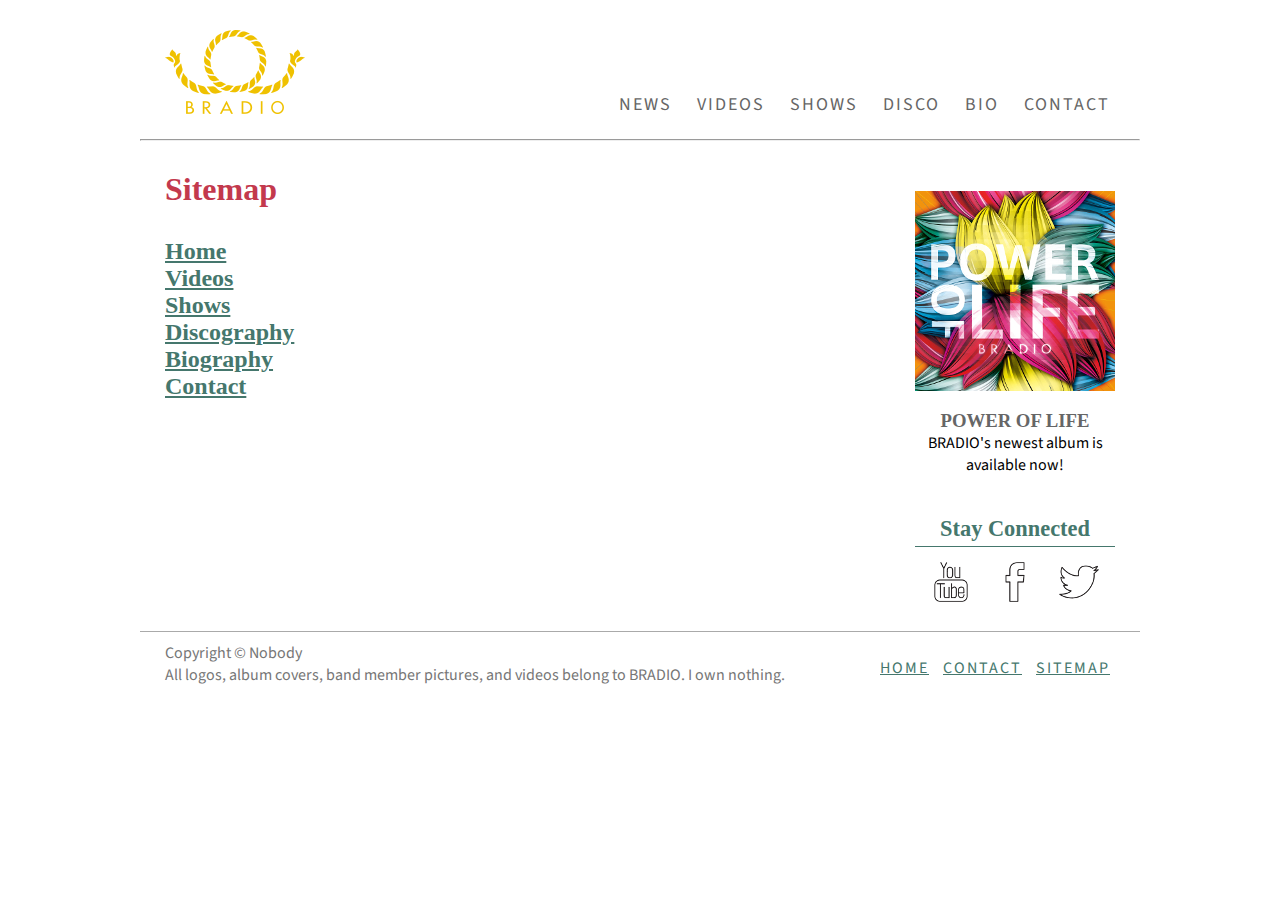
<file: sitemap.html>
<!DOCTYPE html>
<html lang="en">
<head>
    <title>BRADIO - Sitemap</title>
    <meta http-equiv="Content-Type" content="text/html; charset=utf-8" />
    <meta name="description" content="Unofficial BRADIO band page made strictly for learning purposes only. This is in no way affiliated with BRADIO." />
    <meta name="keywords" content="bradio, official bradio, j-pop, official bradio website" />
    <link rel="stylesheet" href="main.css" type="text/css" />
    <link rel="icon" href="images/favicon.ico" type="image/x-icon" />
    <link rel="shortcut icon" href="images/favicon.ico" type="image/x-icon" />
    <link href='http://fonts.googleapis.com/css?family=Source+Sans+Pro' rel='stylesheet' type='text/css' />
</head>
<body>
    <div id="wrapper">
        <header>
            <a href="index.html" class="logo"><img src="images/logo.png" alt="BRADIO Logo Homepage" /></a>
            <div class="nav">
                <ul>
                    <li><a href="news.html">News</a></li>
                    <li><a href="videos.html">Videos</a></li>
                    <li><a href="shows.html">Shows</a></li>
                    <li><a href="discography.html">Disco<span class="hidden">graphy</span></a></li>
                    <li><a href="biography.html">Bio</a></li>
                    <li><a href="contact.html">Contact</a></li>
                </ul>
            </div>
        </header>
        
        <hr>
        
        <main class="leftcol">
            <h1>Sitemap</h1>
            <ul>
                <li><h2><a href="index.html">Home</a></h2></li>
                <li><h2><a href="videos.html">Videos</a></h2></li>
                <li><h2><a href="shows.html">Shows</a></h2></li>
                <li><h2><a href="discography.html">Discography</a></h2></li>
                <li><h2><a href="biography.html">Biography</a></h2></li>
                <li><h2><a href="contact.html">Contact</a></h2></li>
            </ul>
        </main>
        
        <aside class="rightcol">
            <section class="album_promo">
                <a href="discography.html#power_of_life_disco"><img src="images/polcover.jpg" height="200" width="200" alt="Power Of Life Album Cover" /></a>
                <h3>POWER OF LIFE</h3>
                <p>BRADIO's newest album is available now!</p>
            </section>
            
            <section class="social">
                <h2>Stay Connected</h2>
                <a href="https://www.youtube.com/user/BRADIOweb?feature=mhee" target="_blank"><img src="images/youtube_icon.png" class="social_icon" title="BRADIO Youtube Channel" alt="Youtube  Logo" /></a>
                <a href="https://www.facebook.com/BRADIO.official
" target="_blank"><img src="images/facebook_icon.png" class="social_icon" id="social_fb" title="BRADIO Facebook Page" alt="Facebook Logo" /></a>
                <a href="https://twitter.com/BRADIO_official/" target="_blank"><img src="images/twitter_icon.png" class="social_icon" title="BRADIO Twitter Page" alt="Twitter Logo" /></a>
            </section>
        </aside>
        
        <footer>
            <ul>
                <li><a href="index.html">Home</a></li>
                <li><a href="contact.html">Contact</a></li>
                <li><a href="sitemap.html" class="active">Sitemap</a></li>
            </ul>
            <p id="copyright">Copyright &copy; Nobody<br /> All logos, album covers, band member pictures, and videos belong to BRADIO. I own nothing.</p>
        </footer>
    </div>
</body>
</html>
</file>
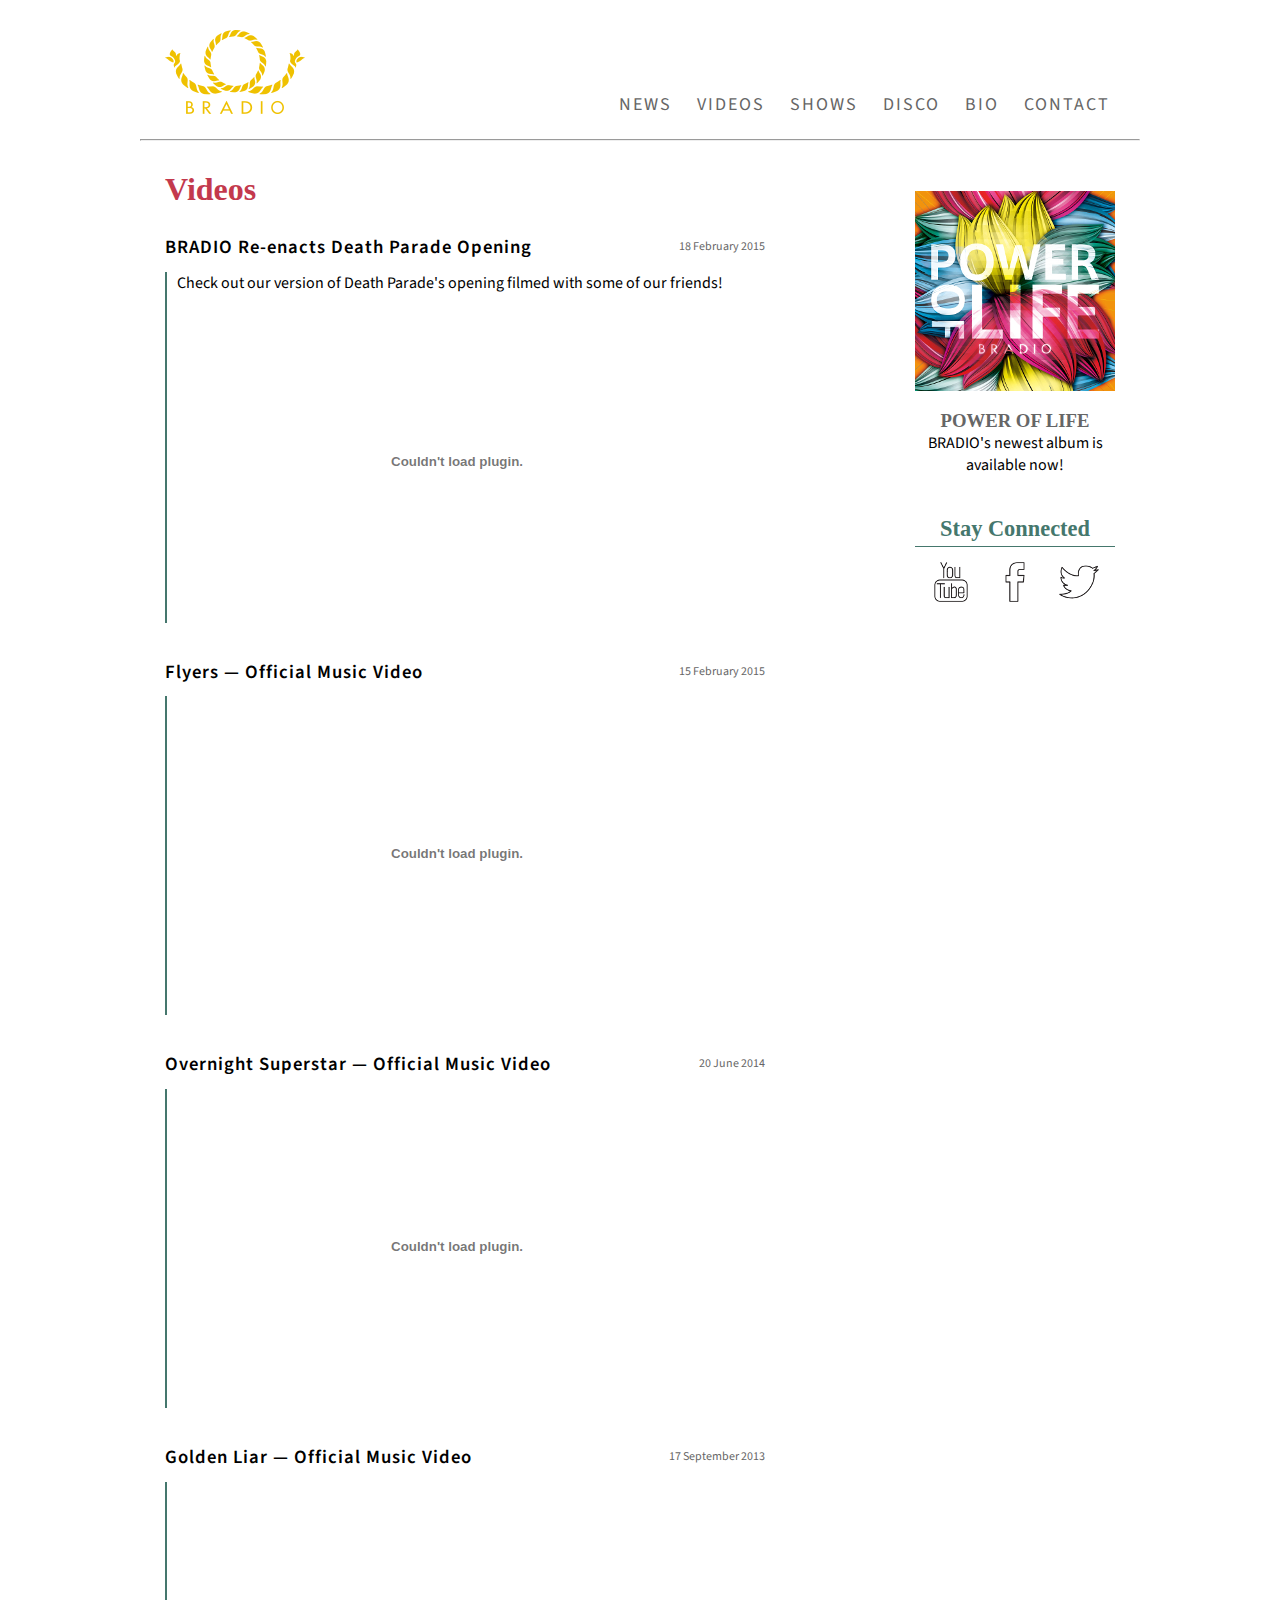
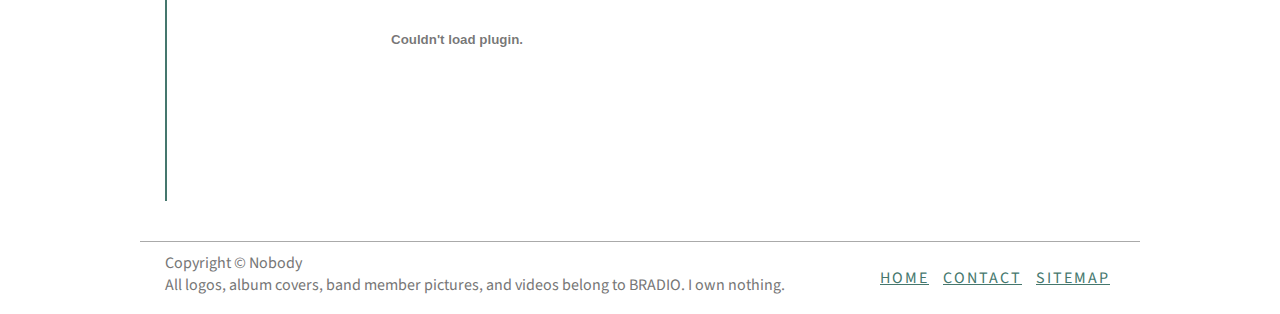
<file: videos.html>
<!DOCTYPE html>
<html lang="en">
<head>
    <title>BRADIO - Videos</title>
    <meta http-equiv="Content-Type" content="text/html; charset=utf-8" />
    <meta name="description" content="Unofficial BRADIO band page made strictly for learning purposes only. This is in no way affiliated with BRADIO." />
    <meta name="keywords" content="bradio, official bradio, j-pop, official bradio website, bradio music videos, bradio death parade op, flyers music video, overnight superstar music video, golden liar music video" />
    <link rel="stylesheet" href="main.css" type="text/css" />
    <link rel="icon" href="images/favicon.ico" type="image/x-icon" />
    <link rel="shortcut icon" href="images/favicon.ico" type="image/x-icon" />
    <link href='http://fonts.googleapis.com/css?family=Source+Sans+Pro' rel='stylesheet' type='text/css' />
</head>
<body>
    <div id="wrapper">
        <header>
            <a href="index.html" class="logo"><img src="images/logo.png" alt="BRADIO Logo Homepage" /></a>
            <div class="nav">
                <ul>
                    <li><a href="news.html">News</a></li>
                    <li><a href="videos.html">Videos</a></li>
                    <li><a href="shows.html">Shows</a></li>
                    <li><a href="discography.html">Disco<span class="hidden">graphy</span></a></li>
                    <li><a href="biography.html">Bio</a></li>
                    <li><a href="contact.html">Contact</a></li>
                </ul>
            </div>
        </header>
        <hr>
        <main class="leftcol">
            <h1>Videos</h1>
            <ul>
                
                <!-- SECTION TEMPLATE
                <li class="section">
                    <div class="section_header">
                        <h3>TITLE</h3>
                        <p>DATE</p>
                    </div>
                    <div class="section_content"></div>
                </li>
                END SECTION TEMPLATE -->
                
                <li class="section">
                    <div class="section_header">
                        <h3>BRADIO Re-enacts Death Parade Opening</h3>
                        <p>18 February 2015</p>
                    </div>
                    <div class="section_content">
                        <p>Check out our version of Death Parade's opening filmed with some of our friends!</p>
                        <object type="application/x-shockwave-flash" style="width:560px; height:315px;" data="http://www.youtube.com/v/CsbZveT7XWs?color2=FBE9EC&amp;rel=0&amp;showsearch=0&amp;version=3&amp;fs=1">
                            <param name="movie" value="http://www.youtube.com/v/CsbZveT7XWs?color2=FBE9EC&amp;rel=0&amp;showsearch=0&amp;version=3&amp;fs=1" />
                            <param name="allowFullScreen" value="true" />
                            <param name="allowscriptaccess" value="always" />
                        </object>
                    </div>
                </li>
                
                <li class="section">
                    <div class="section_header">
                        <h3>Flyers &mdash; Official Music Video</h3>
                        <p>15 February 2015</p>
                    </div>
                    <div class="section_content">
                        <object type="application/x-shockwave-flash" style="width:560px; height:315px;" data="http://www.youtube.com/v/9wh8FgsEtNQ?color2=FBE9EC&amp;rel=0&amp;showsearch=0&amp;version=3">
                            <param name="movie" value="http://www.youtube.com/v/9wh8FgsEtNQ?color2=FBE9EC&amp;rel=0&amp;showsearch=0&amp;version=3" />
                            <param name="allowFullScreen" value="true" />
                            <param name="allowscriptaccess" value="always" />
                        </object>
                    </div>
                </li>
                
                <li class="section">
                    <div class="section_header">
                        <h3>Overnight Superstar &mdash; Official Music Video</h3>
                        <p>20 June 2014</p>
                    </div>
                    <div class="section_content">
                        <object type="application/x-shockwave-flash" style="width:560px; height:315px;" data="http://www.youtube.com/v/zm1rnknsoEY?color2=FBE9EC&amp;rel=0&amp;showsearch=0&amp;version=3">
                            <param name="movie" value="http://www.youtube.com/v/zm1rnknsoEY?color2=FBE9EC&amp;rel=0&amp;showsearch=0&amp;version=3" />
                            <param name="allowFullScreen" value="true" />
                            <param name="allowscriptaccess" value="always" />
                        </object>
                    </div>
                </li>
                
                <li class="section">
                    <div class="section_header">
                        <h3>Golden Liar &mdash; Official Music Video</h3>
                        <p>17 September 2013</p>
                    </div>
                    <div class="section_content">
                        <object type="application/x-shockwave-flash" style="width:560px; height:315px;" data="http://www.youtube.com/v/saOq9S8mfSc?color2=FBE9EC&amp;rel=0&amp;showsearch=0&amp;version=3">
                            <param name="movie" value="http://www.youtube.com/v/saOq9S8mfSc?color2=FBE9EC&amp;rel=0&amp;showsearch=0&amp;version=3" />
                            <param name="allowFullScreen" value="true" />
                            <param name="allowscriptaccess" value="always" />
                        </object>
                    </div>
                </li>
            </ul>
        </main>
        
        <aside class="rightcol">
            <section class="album_promo">
                <a href="discography.html#power_of_life_disco"><img src="images/polcover.jpg" height="200" width="200" alt="Power Of Life Album Cover" /></a>
                <h3>POWER OF LIFE</h3>
                <p>BRADIO's newest album is available now!</p>
            </section>
            
            <section class="social">
                <h2>Stay Connected</h2>
                <a href="https://www.youtube.com/user/BRADIOweb?feature=mhee" target="_blank"><img src="images/youtube_icon.png" class="social_icon" title="BRADIO Youtube Channel" alt="Youtube  Logo" /></a>
                <a href="https://www.facebook.com/BRADIO.official
" target="_blank"><img src="images/facebook_icon.png" class="social_icon" id="social_fb" title="BRADIO Facebook Page" alt="Facebook Logo" /></a>
                <a href="https://twitter.com/BRADIO_official/" target="_blank"><img src="images/twitter_icon.png" class="social_icon" title="BRADIO Twitter Page" alt="Twitter Logo" /></a>
            </section>
        </aside>
        
        <footer>
            <ul>
                <li><a href="index.html">Home</a></li>
                <li><a href="contact.html">Contact</a></li>
                <li><a href="sitemap.html" class="active">Sitemap</a></li>
            </ul>
            <p id="copyright">Copyright &copy; Nobody<br /> All logos, album covers, band member pictures, and videos belong to BRADIO. I own nothing.</p>
        </footer>
    </div>
</body>
</html>
</file>
<file: main.css>
* {
    margin: 0;
    padding: 0;
}
body {
    background-color: #fff;
}
#wrapper {
    margin: 0 auto;
    width: 100%;
    min-width: 875px;
    max-width: 1000px;
}
.hidden {
    margin: 0;
    padding: 0;
    position: absolute;
    top: -99999px;
    left: -99999px;
}
hr {
    clear: both;
}
h1, h2, .rightcol h3, .section_header p {
    color: #666;
    font-family: "Book Antiqua", serif;
    margin: 0;
}
p {
    font-family: 'Source Sans Pro', sans-serif;
}

a:link {
    color: #45776d;
}
a:focus {
    box-shadow: none;
}


/* HEADER */
header {
    margin: 30px 0px 25px;
    padding: 0 25px;
    height: 84px;
}
.logo {
    float: left;
}
.nav {
    padding: 0;
    margin: 0;
    position: relative;
    top: 62px;
    list-style-type: none;
    font: 18px helvetica, sans-serif;
    text-transform: uppercase;
    text-align: right;
}
.nav li {
    display: inline;
    margin-left: 10px;
}
.nav li a {
    font-family: 'Source Sans Pro', sans-serif;
    text-decoration: none;
    letter-spacing: 2px;
    padding: 5px;
}
.nav a:link {
    color: #666;
}
.nav li a:hover{
    box-shadow: -1px 5px 5px -4px #a86609;
}
.nav li a:focus {
    box-shadow: -1px 5px 5px -4px #a86609;
}
.nav li a:visited {
    color: #666;
}
/* END HEADER */


/* LEFT COLLUMN */
.leftcol {
    float: left;
    margin: 0 auto;
    width: 600px;
    font-family: verdana, sans-serif;
    padding: 0 0 0 25px;
}
.leftcol h1 {
    margin: 30px 0;
    color: #C3394D;
}
.leftcol ul {
    list-style-type: none;
    padding: 0;
    margin: 0;
}
.section {
    margin-bottom: 40px;
}
.section_header {
    height: 18px;
}
.section_header h3 {
    float: left;
    line-height: 1em;
    max-width: 500px;
    margin-bottom: 15px;
    font-family: 'Source Sans Pro', sans-serif;
    font-weight: 600;
    letter-spacing: 1px;
}
.section_header p {
    font-size: 12px;
    float: right;
    vertical-align: bottom;
    font-family: 'Source Sans Pro', sans-serif;
}
.section_content {
    clear: both;
    margin: 15px 0 0 0;
    border-left: 2px solid #45776d;
    padding-left: 10px;
}
.section_content p {
    margin-bottom: 10px;
}
form {
    font-family: 'Source Sans Pro', sans-serif;
}
input, textarea {
    margin-bottom: 10px;
    border: 1px solid #45776d;
}
/* END LEFT COLLUMN */


/* RIGHT COLLUMN */
.rightcol {
    margin: 50px 25px 25px 0; 
    width: 200px;
    float: right;
    text-align: center;
}
.disco_rightcol {
    margin: 30px 25px 25px 0;
    width: 200px;
    float: right;
    text-align: center;
}
.album_promo {
    margin-bottom: 40px;
}
.album_promo h3 {
    margin-top: 15px;
}
.social_icon {
    height: 40px;
}
#social_fb {
    margin: 0 20px;
}
.social h2 {
    font-size: 1.4em;
    color: #45776d;
    margin-bottom: 15px;
    padding-bottom: 4px;
    border-bottom: 1px solid #45776d;
}
/* END RIGHT COLLUMN */

/* BIOGRAPHY PAGE */
#bradio_hist {
    text-align: center;
    margin-bottom: 50px;
}
#bradio_hist h2 {
    color: #D7AE00;
    margin-bottom: 2px;
    font: 24px helvetica, sans-serif;
        letter-spacing: 2px;
}
#bradio_hist p {
    color: #666;
}
#hist_paragraph {
    font-size: 16px;
    border-top: 1px solid #D7AE00;
    border-bottom: 1px solid #D7AE00;
    padding: 10px;
    margin: 10px;
}

/* ALT LAYOUT */
.alt_section {
    margin-bottom: 40px;
    overflow: auto;
}
.alt_sect_header {
    float: left;
    text-align: center;
    width: 200px;
}
.alt_sect_header h2 {
    margin-top: 15px;
}
.alt_sect_content {
    font-family: 'Source Sans Pro', sans-serif;
    margin-left: 270px;
}
.alt_sect_content h2 {
    margin-bottom: 10px;
}
.alt_sect_content ol {
    border-left: 2px solid #579589;
    padding-left: 40px;
}
.alt_sect_content ul {
    border-left: 2px solid #579589;
    padding-left: 20px;
}
/* END ALT LAYOUT */
/* END BIOGRAPHY PAGE */

/* FOOTER */
footer {
    clear: both;
    color: #767676;
    border-top: 1px solid #aaa;
    margin: 25px 0 10px;
}
footer ul {
    margin: 25px;
    float: right;
}
footer li {
    display: inline;
    font-family: 'Source Sans Pro', sans-serif;
    text-transform: uppercase;
    letter-spacing: 2px;
    padding: 5px;
}
footer p {
    margin: 10px 25px;
}
/* END FOOTER */
</file>
